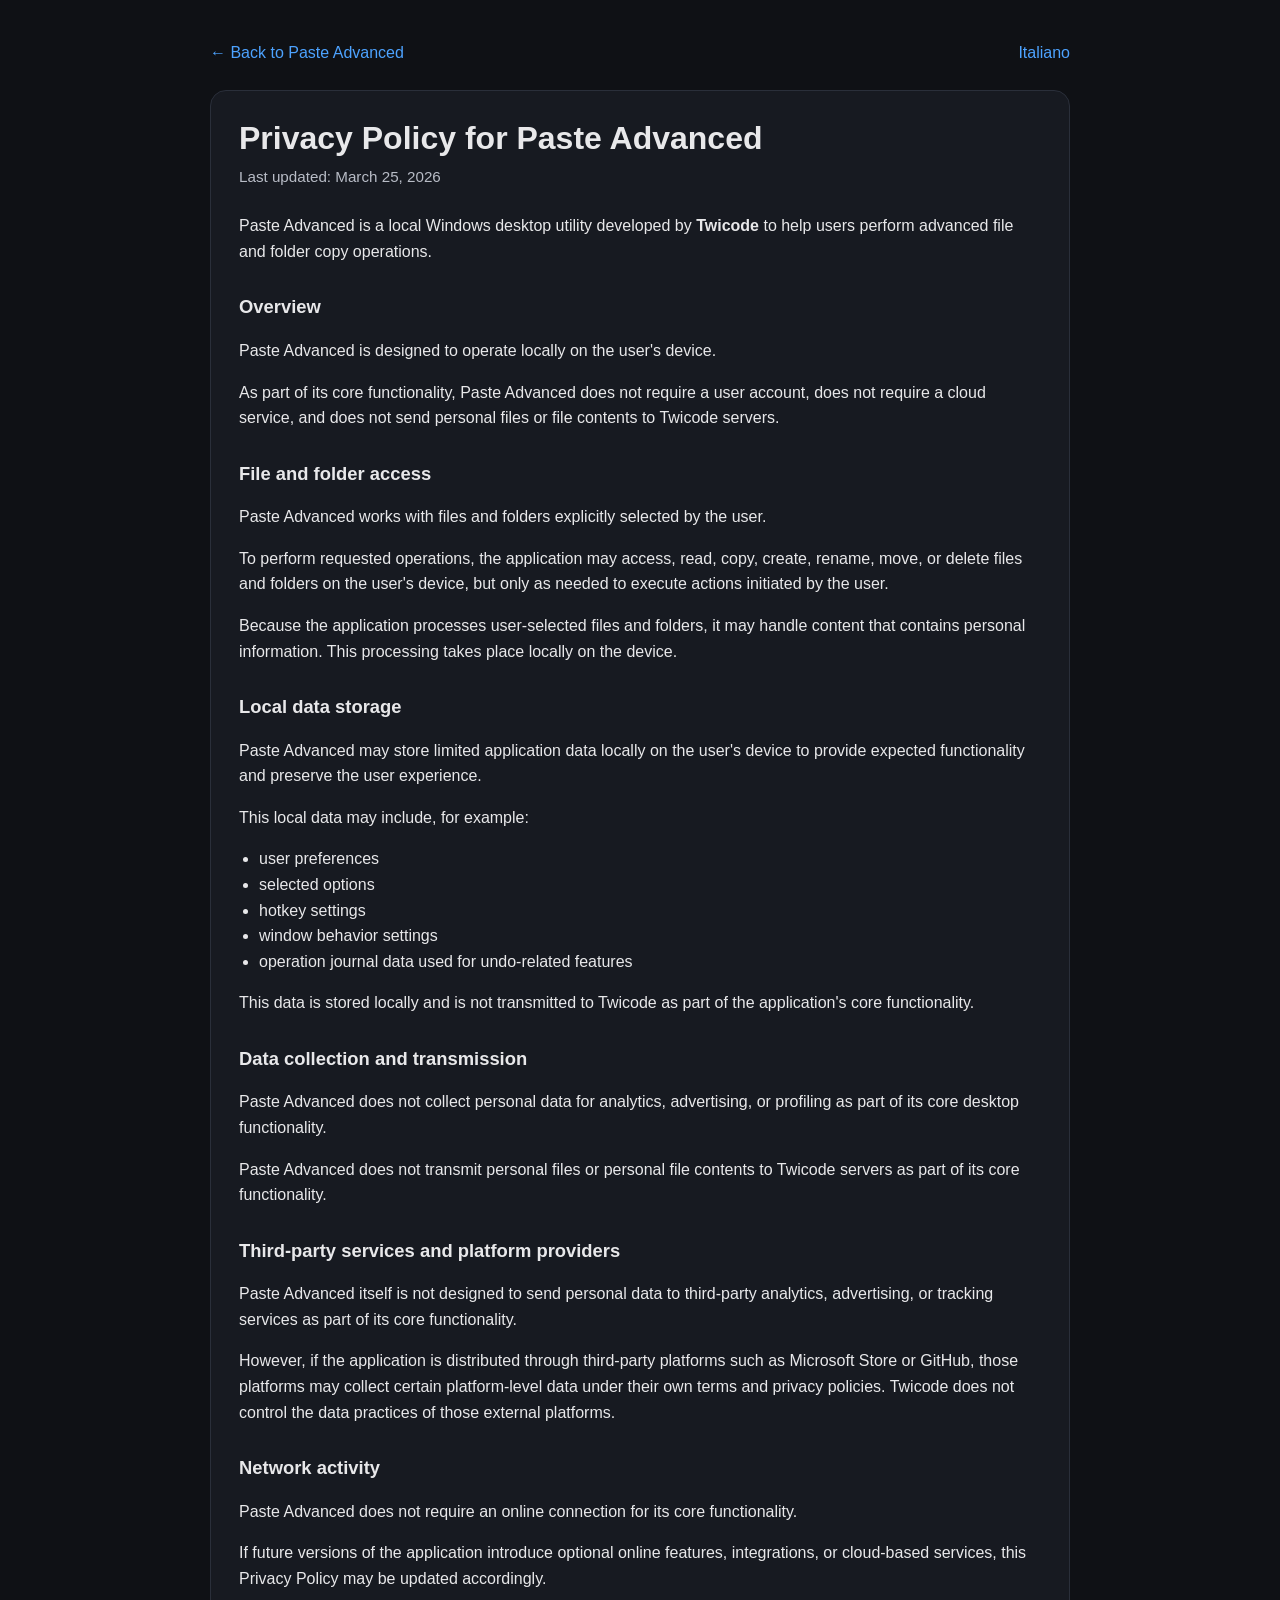
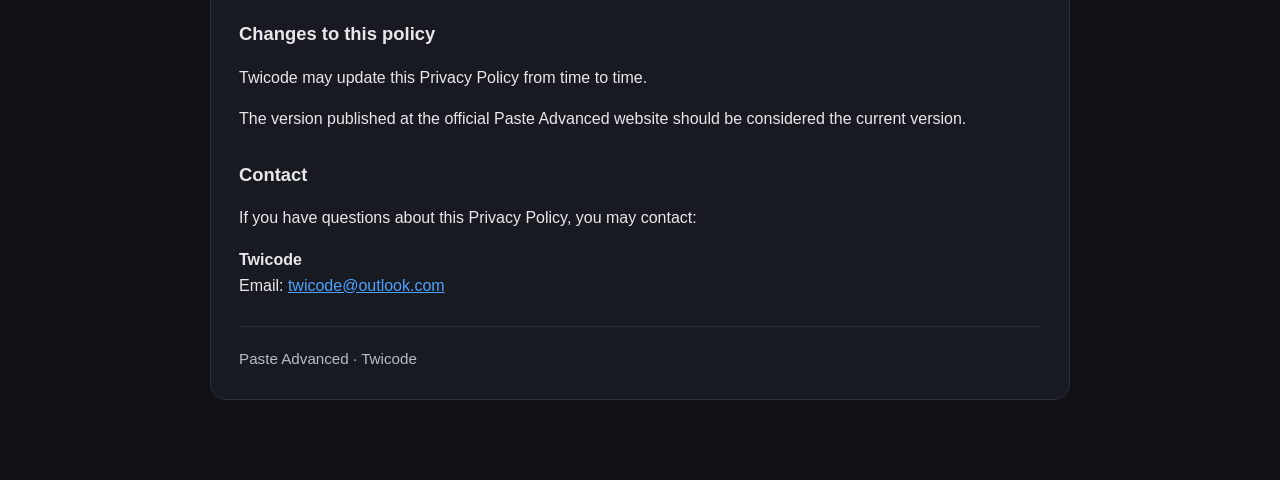
<file: privacy/index.html>
<!doctype html>
<html lang="en">
<head>
  <meta charset="utf-8">
  <meta name="viewport" content="width=device-width, initial-scale=1">
  <title>Privacy Policy - Paste Advanced</title>
  <meta name="description" content="Privacy Policy for Paste Advanced by Twicode.">
  <style>
    :root {
      color-scheme: dark;
      --bg: #0f1115;
      --panel: #171a21;
      --text: #e8e8ea;
      --muted: #b8bcc6;
      --line: #2a2f3a;
      --accent: #4da3ff;
    }

    * { box-sizing: border-box; }

    body {
      margin: 0;
      font-family: Segoe UI, Inter, Arial, sans-serif;
      background: var(--bg);
      color: var(--text);
      line-height: 1.6;
    }

    .wrap {
      max-width: 900px;
      margin: 0 auto;
      padding: 40px 20px 80px;
    }
    
    .top-links {
      display: flex;
      justify-content: space-between;
      align-items: center;
      gap: 16px;
      flex-wrap: wrap;
      margin-bottom: 24px;
    }
    
    .back-link {
      margin-right: auto;
    }
    
    .lang-link {
      margin-left: auto;
    }

    .top-link {
      display: inline-block;
      color: var(--accent);
      text-decoration: none;
    }

    .top-link:hover {
      text-decoration: underline;
    }

    .card {
      background: var(--panel);
      border: 1px solid var(--line);
      border-radius: 16px;
      padding: 28px;
    }

    h1 {
      margin: 0 0 8px;
      font-size: 2rem;
      line-height: 1.2;
    }

    .meta {
      margin: 0 0 24px;
      color: var(--muted);
      font-size: 0.95rem;
    }

    h2 {
      margin-top: 28px;
      margin-bottom: 10px;
      font-size: 1.15rem;
    }

    p, li {
      color: var(--text);
    }

    ul {
      padding-left: 20px;
      margin-top: 8px;
    }

    a {
      color: var(--accent);
    }

    a:hover {
      text-decoration: underline;
    }

    .footer {
      margin-top: 28px;
      padding-top: 20px;
      border-top: 1px solid var(--line);
      color: var(--muted);
      font-size: 0.95rem;
    }
  </style>
</head>
<body>
  <div class="wrap">
    <div class="top-links">
      <a class="top-link back-link" href="../">← Back to Paste Advanced</a>
      <a class="top-link lang-link" href="./it/">Italiano</a>
    </div>

    <div class="card">
      <h1>Privacy Policy for Paste Advanced</h1>
      <p class="meta">Last updated: March 25, 2026</p>

      <p>Paste Advanced is a local Windows desktop utility developed by <strong>Twicode</strong> to help users perform advanced file and folder copy operations.</p>

      <h2>Overview</h2>
      <p>Paste Advanced is designed to operate locally on the user's device.</p>
      <p>As part of its core functionality, Paste Advanced does not require a user account, does not require a cloud service, and does not send personal files or file contents to Twicode servers.</p>

      <h2>File and folder access</h2>
      <p>Paste Advanced works with files and folders explicitly selected by the user.</p>
      <p>To perform requested operations, the application may access, read, copy, create, rename, move, or delete files and folders on the user's device, but only as needed to execute actions initiated by the user.</p>
      <p>Because the application processes user-selected files and folders, it may handle content that contains personal information. This processing takes place locally on the device.</p>

      <h2>Local data storage</h2>
      <p>Paste Advanced may store limited application data locally on the user's device to provide expected functionality and preserve the user experience.</p>
      <p>This local data may include, for example:</p>
      <ul>
        <li>user preferences</li>
        <li>selected options</li>
        <li>hotkey settings</li>
        <li>window behavior settings</li>
        <li>operation journal data used for undo-related features</li>
      </ul>
      <p>This data is stored locally and is not transmitted to Twicode as part of the application's core functionality.</p>

      <h2>Data collection and transmission</h2>
      <p>Paste Advanced does not collect personal data for analytics, advertising, or profiling as part of its core desktop functionality.</p>
      <p>Paste Advanced does not transmit personal files or personal file contents to Twicode servers as part of its core functionality.</p>

      <h2>Third-party services and platform providers</h2>
      <p>Paste Advanced itself is not designed to send personal data to third-party analytics, advertising, or tracking services as part of its core functionality.</p>
      <p>However, if the application is distributed through third-party platforms such as Microsoft Store or GitHub, those platforms may collect certain platform-level data under their own terms and privacy policies. Twicode does not control the data practices of those external platforms.</p>

      <h2>Network activity</h2>
      <p>Paste Advanced does not require an online connection for its core functionality.</p>
      <p>If future versions of the application introduce optional online features, integrations, or cloud-based services, this Privacy Policy may be updated accordingly.</p>

      <h2>Changes to this policy</h2>
      <p>Twicode may update this Privacy Policy from time to time.</p>
      <p>The version published at the official Paste Advanced website should be considered the current version.</p>

      <h2>Contact</h2>
      <p>If you have questions about this Privacy Policy, you may contact:</p>
      <p>
        <strong>Twicode</strong><br>
        Email: <a href="mailto:twicode@outlook.com">twicode@outlook.com</a>
      </p>

      <div class="footer">
        Paste Advanced · Twicode
      </div>
    </div>
  </div>
</body>
</html>
</file>
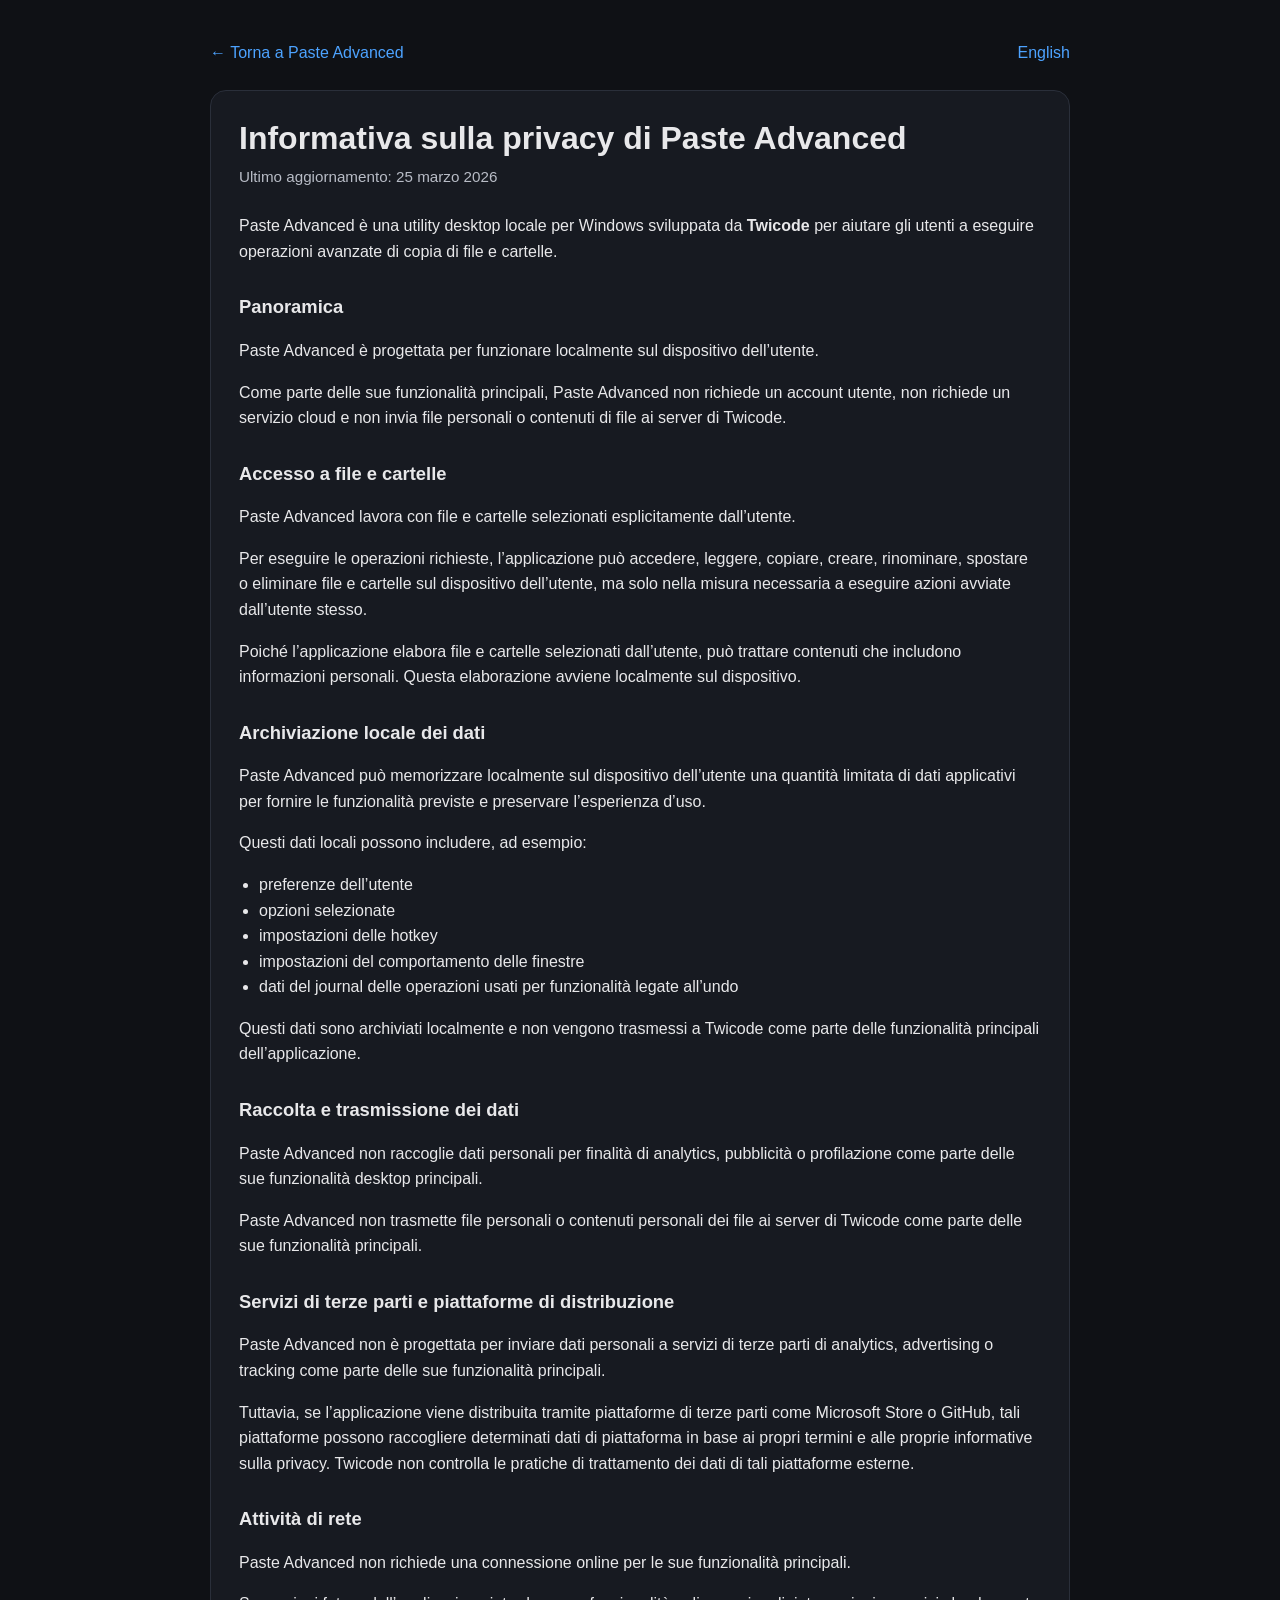
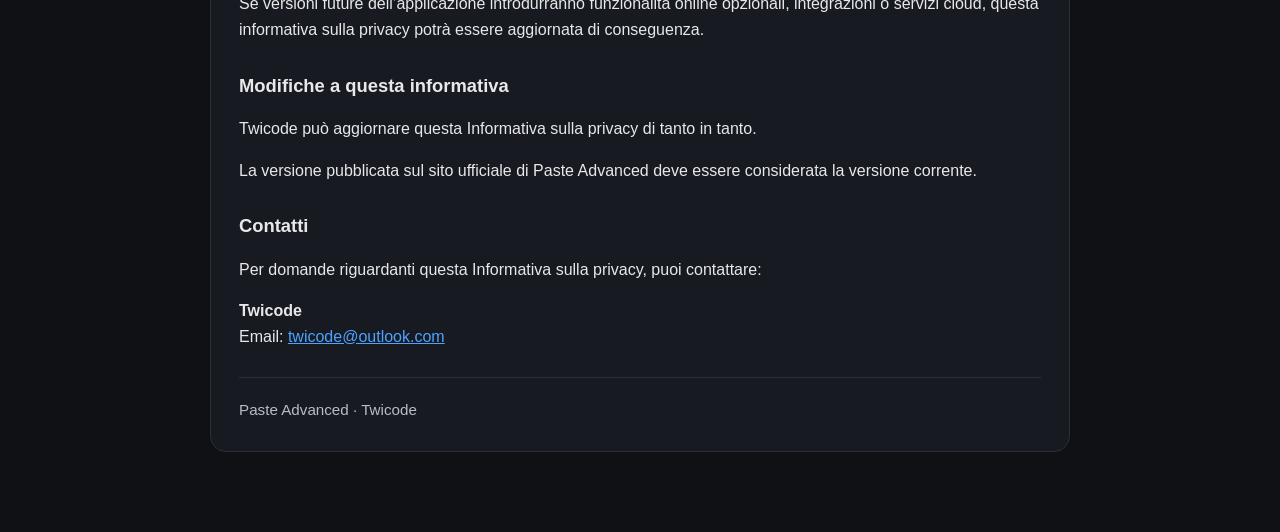
<file: privacy/it/index.html>
<!doctype html>
<html lang="it">
<head>
  <meta charset="utf-8">
  <meta name="viewport" content="width=device-width, initial-scale=1">
  <title>Informativa sulla privacy - Paste Advanced</title>
  <meta name="description" content="Informativa sulla privacy di Paste Advanced by Twicode.">
  <style>
    :root {
      color-scheme: dark;
      --bg: #0f1115;
      --panel: #171a21;
      --text: #e8e8ea;
      --muted: #b8bcc6;
      --line: #2a2f3a;
      --accent: #4da3ff;
    }

    * { box-sizing: border-box; }

    body {
      margin: 0;
      font-family: Segoe UI, Inter, Arial, sans-serif;
      background: var(--bg);
      color: var(--text);
      line-height: 1.6;
    }

    .wrap {
      max-width: 900px;
      margin: 0 auto;
      padding: 40px 20px 80px;
    }
    
    .top-links {
      display: flex;
      justify-content: space-between;
      align-items: center;
      gap: 16px;
      flex-wrap: wrap;
      margin-bottom: 24px;
    }
    
    .back-link {
      margin-right: auto;
    }
    
    .lang-link {
      margin-left: auto;
    }

    .top-link {
      display: inline-block;
      color: var(--accent);
      text-decoration: none;
    }

    .top-link:hover {
      text-decoration: underline;
    }

    .card {
      background: var(--panel);
      border: 1px solid var(--line);
      border-radius: 16px;
      padding: 28px;
    }

    h1 {
      margin: 0 0 8px;
      font-size: 2rem;
      line-height: 1.2;
    }

    .meta {
      margin: 0 0 24px;
      color: var(--muted);
      font-size: 0.95rem;
    }

    h2 {
      margin-top: 28px;
      margin-bottom: 10px;
      font-size: 1.15rem;
    }

    p, li {
      color: var(--text);
    }

    ul {
      padding-left: 20px;
      margin-top: 8px;
    }

    a {
      color: var(--accent);
    }

    a:hover {
      text-decoration: underline;
    }

    .footer {
      margin-top: 28px;
      padding-top: 20px;
      border-top: 1px solid var(--line);
      color: var(--muted);
      font-size: 0.95rem;
    }
  </style>
</head>
<body>
  <div class="wrap">
    <div class="top-links">
      <a class="top-link back-link" href="../../">← Torna a Paste Advanced</a>
      <a class="top-link lang-link" href="../">English</a>
    </div>

    <div class="card">
      <h1>Informativa sulla privacy di Paste Advanced</h1>
      <p class="meta">Ultimo aggiornamento: 25 marzo 2026</p>

      <p>Paste Advanced è una utility desktop locale per Windows sviluppata da <strong>Twicode</strong> per aiutare gli utenti a eseguire operazioni avanzate di copia di file e cartelle.</p>

      <h2>Panoramica</h2>
      <p>Paste Advanced è progettata per funzionare localmente sul dispositivo dell’utente.</p>
      <p>Come parte delle sue funzionalità principali, Paste Advanced non richiede un account utente, non richiede un servizio cloud e non invia file personali o contenuti di file ai server di Twicode.</p>

      <h2>Accesso a file e cartelle</h2>
      <p>Paste Advanced lavora con file e cartelle selezionati esplicitamente dall’utente.</p>
      <p>Per eseguire le operazioni richieste, l’applicazione può accedere, leggere, copiare, creare, rinominare, spostare o eliminare file e cartelle sul dispositivo dell’utente, ma solo nella misura necessaria a eseguire azioni avviate dall’utente stesso.</p>
      <p>Poiché l’applicazione elabora file e cartelle selezionati dall’utente, può trattare contenuti che includono informazioni personali. Questa elaborazione avviene localmente sul dispositivo.</p>

      <h2>Archiviazione locale dei dati</h2>
      <p>Paste Advanced può memorizzare localmente sul dispositivo dell’utente una quantità limitata di dati applicativi per fornire le funzionalità previste e preservare l’esperienza d’uso.</p>
      <p>Questi dati locali possono includere, ad esempio:</p>
      <ul>
        <li>preferenze dell’utente</li>
        <li>opzioni selezionate</li>
        <li>impostazioni delle hotkey</li>
        <li>impostazioni del comportamento delle finestre</li>
        <li>dati del journal delle operazioni usati per funzionalità legate all’undo</li>
      </ul>
      <p>Questi dati sono archiviati localmente e non vengono trasmessi a Twicode come parte delle funzionalità principali dell’applicazione.</p>

      <h2>Raccolta e trasmissione dei dati</h2>
      <p>Paste Advanced non raccoglie dati personali per finalità di analytics, pubblicità o profilazione come parte delle sue funzionalità desktop principali.</p>
      <p>Paste Advanced non trasmette file personali o contenuti personali dei file ai server di Twicode come parte delle sue funzionalità principali.</p>

      <h2>Servizi di terze parti e piattaforme di distribuzione</h2>
      <p>Paste Advanced non è progettata per inviare dati personali a servizi di terze parti di analytics, advertising o tracking come parte delle sue funzionalità principali.</p>
      <p>Tuttavia, se l’applicazione viene distribuita tramite piattaforme di terze parti come Microsoft Store o GitHub, tali piattaforme possono raccogliere determinati dati di piattaforma in base ai propri termini e alle proprie informative sulla privacy. Twicode non controlla le pratiche di trattamento dei dati di tali piattaforme esterne.</p>

      <h2>Attività di rete</h2>
      <p>Paste Advanced non richiede una connessione online per le sue funzionalità principali.</p>
      <p>Se versioni future dell’applicazione introdurranno funzionalità online opzionali, integrazioni o servizi cloud, questa informativa sulla privacy potrà essere aggiornata di conseguenza.</p>

      <h2>Modifiche a questa informativa</h2>
      <p>Twicode può aggiornare questa Informativa sulla privacy di tanto in tanto.</p>
      <p>La versione pubblicata sul sito ufficiale di Paste Advanced deve essere considerata la versione corrente.</p>

      <h2>Contatti</h2>
      <p>Per domande riguardanti questa Informativa sulla privacy, puoi contattare:</p>
      <p>
        <strong>Twicode</strong><br>
        Email: <a href="mailto:twicode@outlook.com">twicode@outlook.com</a>
      </p>

      <div class="footer">
        Paste Advanced · Twicode
      </div>
    </div>
  </div>
</body>
</html>
</file>
